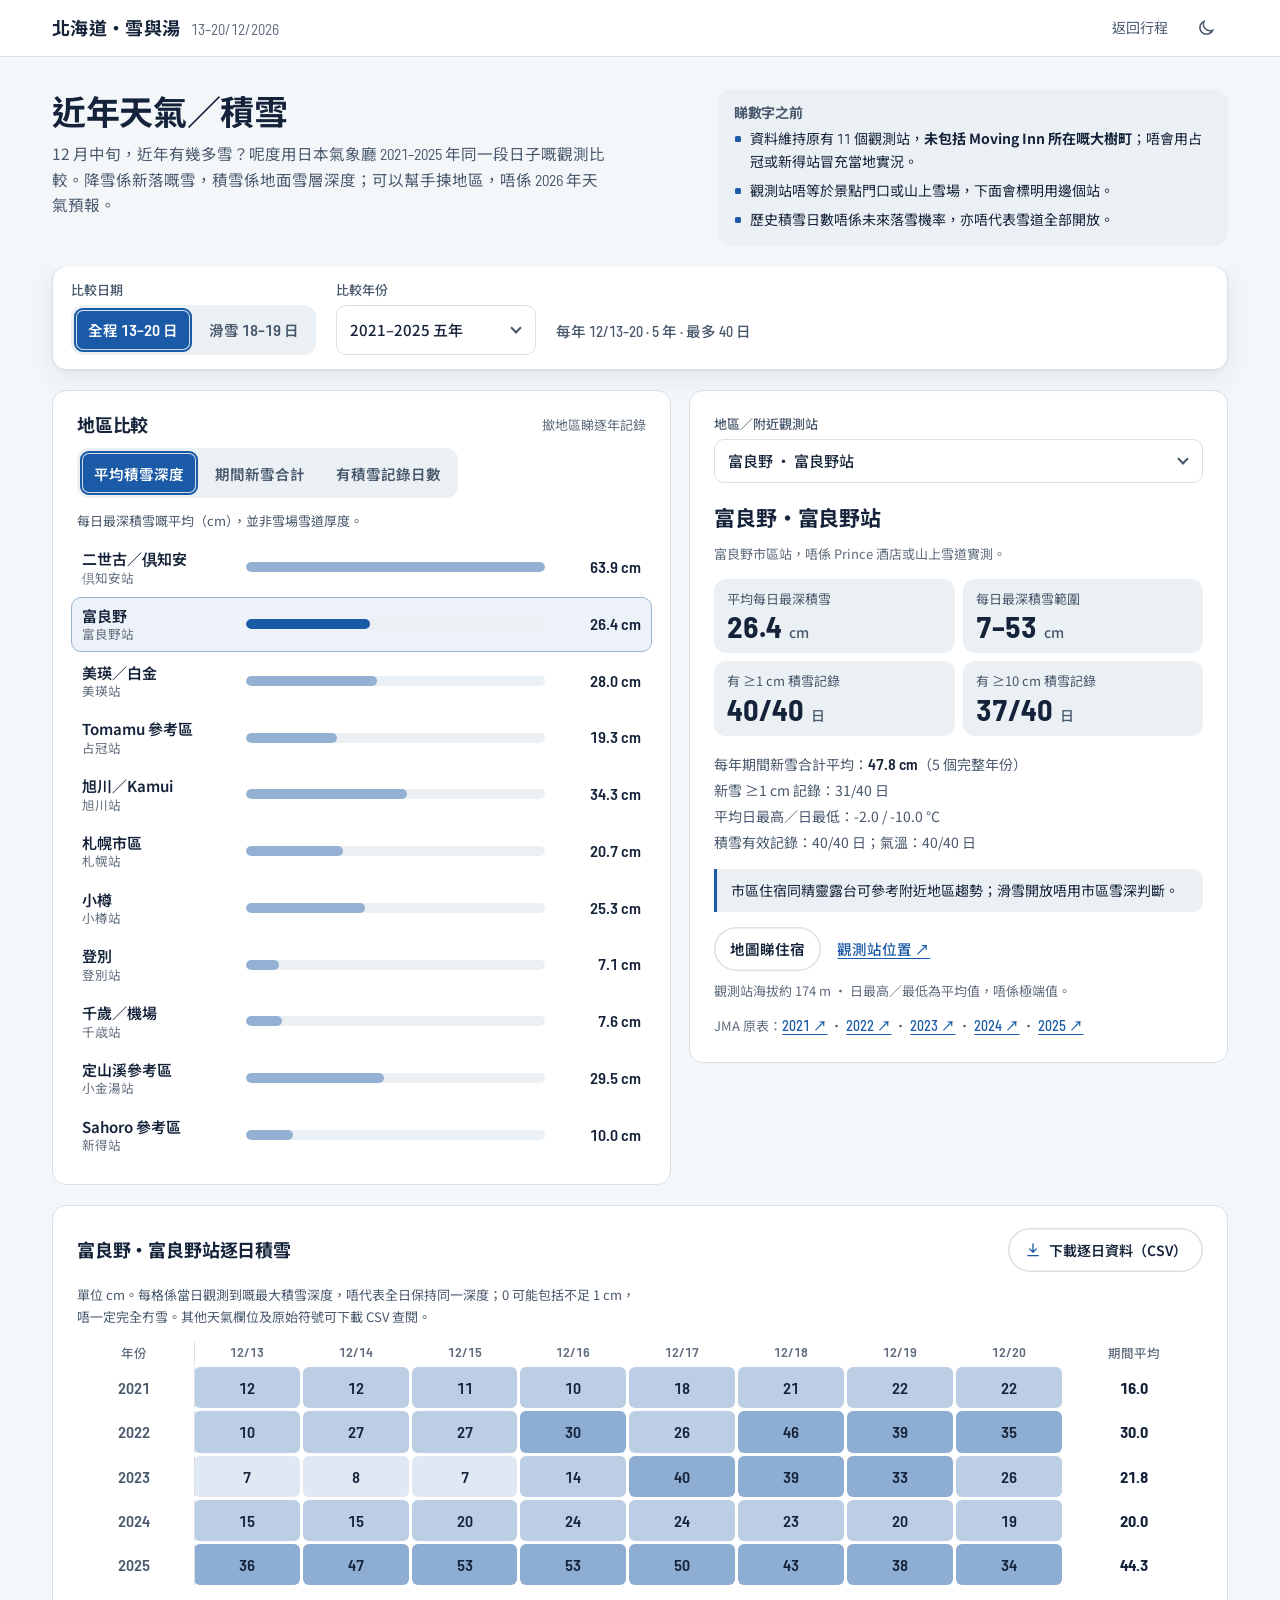
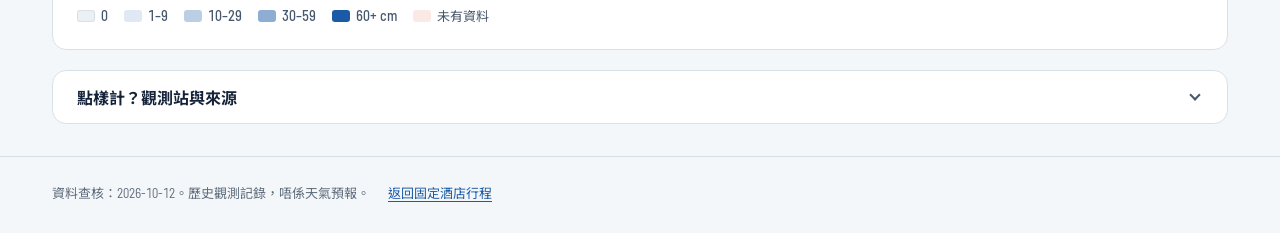
<file: climate.html>
<!doctype html>
<html lang="zh-Hant-HK">
<head>
<meta charset="utf-8">
<meta name="viewport" content="width=device-width,initial-scale=1,viewport-fit=cover">
<meta name="theme-color" content="#1b5aa6">
<title>近年天氣／積雪｜北海道・雪與湯</title>
<meta name="description" content="日本氣象廳 2021–2025 年 12 月 13–20 日 11 個北海道觀測站嘅積雪、降雪及氣溫記錄，用嚟比較地區，唔係天氣預報。">
<link rel="icon" href="data:,">
<script>
  try { var t = localStorage.getItem('d3jp26.theme'); if (t === 'light' || t === 'dark') document.documentElement.dataset.theme = t; } catch (e) {}
</script>
<link rel="preconnect" href="https://fonts.googleapis.com">
<link rel="preconnect" href="https://fonts.gstatic.com" crossorigin>
<link rel="stylesheet" href="https://fonts.googleapis.com/css2?family=Barlow+Semi+Condensed:wght@500;600;700&family=Noto+Sans+TC:wght@400;500;700&display=swap">
<link rel="stylesheet" href="./assets/theme.css?v=4">
<link rel="stylesheet" href="./assets/style.css?v=snow2">
<script defer src="./assets/weather-data.js?v=snow1"></script>
<script defer src="./assets/weather.js?v=snow1"></script>
<script defer src="./assets/climate-bridge.js?v=1"></script>
</head>
<body>
<a class="skip-link" href="#main">跳到內容</a>
<header class="topbar">
  <div class="topbar-inner">
    <a class="brand" href="./index.html#/today"><strong>北海道・雪與湯</strong><span>13–20/12/2026</span></a>
    <div class="topbar-tools">
      <a class="text-link" href="./index.html#/days">返回行程</a>
      <button class="icon-btn" id="theme-toggle" type="button" aria-label="切換深淺色">
        <svg viewBox="0 0 24 24" fill="none" stroke="currentColor" stroke-width="1.8" stroke-linecap="round" aria-hidden="true"><path d="M20 14.5A8 8 0 0 1 9.5 4a8 8 0 1 0 10.5 10.5Z"/></svg>
      </button>
    </div>
  </div>
</header>

<main id="main" class="page" tabindex="-1">
  <div class="intro">
    <div class="page-head">
      <h1 id="climate-title">近年天氣／積雪</h1>
      <p class="lede">12 月中旬，近年有幾多雪？呢度用日本氣象廳 <span class="num">2021–2025</span> 年同一段日子嘅觀測比較。降雪係新落嘅雪，積雪係地面雪層深度；可以幫手揀地區，唔係 <span class="num">2026</span> 年天氣預報。</p>
    </div>
    <aside class="notice" aria-labelledby="notice-title">
      <h2 id="notice-title">睇數字之前</h2>
      <ul>
        <li>資料維持原有 <span class="num">11</span> 個觀測站，<strong>未包括 Moving Inn 所在嘅大樹町</strong>；唔會用占冠或新得站冒充當地實況。</li>
        <li>觀測站唔等於景點門口或山上雪場，下面會標明用邊個站。</li>
        <li>歷史積雪日數唔係未來落雪機率，亦唔代表雪道全部開放。</li>
      </ul>
    </aside>
  </div>

  <section id="panel-snow" class="tabpanel" aria-labelledby="climate-title">
    <div class="weather-controls">
      <div class="control">
        <span class="control-label" id="period-label">比較日期</span>
        <div class="seg" role="group" aria-labelledby="period-label">
          <button type="button" data-snow-period="trip" aria-pressed="true">全程 <span class="num">13–20</span> 日</button>
          <button type="button" data-snow-period="ski" aria-pressed="false">滑雪 <span class="num">18–19</span> 日</button>
        </div>
      </div>
      <label class="control">
        <span class="control-label">比較年份</span>
        <span class="select">
          <select id="snow-year">
            <option value="all">2021–2025 五年</option>
            <option value="2025">2025</option>
            <option value="2024">2024</option>
            <option value="2023">2023</option>
            <option value="2022">2022</option>
            <option value="2021">2021</option>
          </select>
        </span>
      </label>
      <p class="sample" id="snow-sample"></p>
    </div>

    <div class="weather-layout">
      <section class="card compare" aria-labelledby="compare-title">
        <div class="card-head">
          <h2 id="compare-title">地區比較</h2>
          <p class="hint">撳地區睇逐年記錄</p>
        </div>
        <div class="seg seg-metric" role="group" aria-label="比較項目">
          <button type="button" data-snow-metric="depth" aria-pressed="true" aria-label="平均積雪深度">平均積雪<span class="opt">深度</span></button>
          <button type="button" data-snow-metric="snowfall" aria-pressed="false" aria-label="期間新雪合計"><span class="opt">期間</span>新雪合計</button>
          <button type="button" data-snow-metric="covered" aria-pressed="false" aria-label="有積雪記錄日數">有積雪<span class="opt">記錄</span>日數</button>
        </div>
        <p id="snow-chart-caption" class="caption"></p>
        <div id="snow-bars" class="snow-bars"></div>
      </section>

      <aside class="card weather-detail" aria-label="所選地區">
        <label for="snow-station" class="control-label">地區／附近觀測站</label>
        <span class="select"><select id="snow-station"></select></span>
        <div id="snow-detail" aria-live="polite"></div>
      </aside>
    </div>

    <section class="card daily" aria-labelledby="snow-daily-title">
      <div class="card-head">
        <h2 id="snow-daily-title">逐日積雪記錄</h2>
        <a class="btn-ghost" href="./assets/snow-history.csv" download="hokkaido-snow-2021-2025.csv">
          <svg viewBox="0 0 24 24" fill="none" stroke="currentColor" stroke-width="1.8" stroke-linecap="round" stroke-linejoin="round" aria-hidden="true"><path d="M12 4v11M7.5 10.5 12 15l4.5-4.5M5 19.5h14"/></svg>下載逐日資料（CSV）
        </a>
      </div>
      <p class="card-note">單位 cm。每格係當日觀測到嘅最大積雪深度，唔代表全日保持同一深度；0 可能包括不足 1 cm，唔一定完全冇雪。其他天氣欄位及原始符號可下載 CSV 查閱。</p>
      <div class="table-scroll" id="snow-daily" tabindex="0" role="region" aria-label="逐日積雪表，可左右捲動"></div>
      <div class="snow-key" aria-label="顏色代表嘅積雪深度（cm）">
        <span><i class="snow-swatch snow-0"></i><span class="num">0</span></span>
        <span><i class="snow-swatch snow-1"></i><span class="num">1–9</span></span>
        <span><i class="snow-swatch snow-2"></i><span class="num">10–29</span></span>
        <span><i class="snow-swatch snow-3"></i><span class="num">30–59</span></span>
        <span><i class="snow-swatch snow-4"></i><span class="num">60+ cm</span></span>
        <span><i class="snow-swatch snow-missing"></i>未有資料</span>
      </div>
    </section>

    <details class="card weather-method">
      <summary>點樣計？觀測站與來源</summary>
      <div class="method-body">
        <p>逐年取 12 月 13–20 日（八日），或 18–19 日（兩日）。五年合計最多 40／10 個觀測日。每日最深積雪 ≥1 cm 列作「有積雪記錄」；≥10 cm 另列日數供雪景參考，唔係滑雪開放門檻。</p>
        <p>平均積雪深度係每日最深積雪嘅平均；新雪合計先按每年選定期間加總，再取完整年份平均。氣溫顯示日最高／日最低嘅平均，唔係期間極端值。年份間會有落差，亦唔將歷史比例當成 2026 年預報。</p>
        <p>JMA「--」無現象按 0；空白、未觀測、缺測及附品質符號嘅值排除，唔補成零。有效日數同完整降雪年份會分開列出；小金湯冇氣溫值。CSV 保留原始欄位及每月來源連結。</p>
        <p>資料查核：2026-10-12。本站係自行整理嘅歷史摘要，日後氣象廳更正資料未必同步。主頁地圖上嘅酒店位置並非呢啲觀測站位置。</p>
        <div id="snow-method-sources"></div>
      </div>
    </details>
  </section>

  <dialog id="detail"></dialog>
</main>

<footer class="site-foot">
  <div class="site-foot-inner">
    <span>資料查核：<span class="num">2026-10-12</span>。歷史觀測記錄，唔係天氣預報。</span>
    <a href="./index.html#/today">返回固定酒店行程</a>
  </div>
</footer>

<script>
  (function () {
    var root = document.documentElement, btn = document.getElementById('theme-toggle');
    function current() {
      var t = root.dataset.theme;
      if (t === 'light' || t === 'dark') return t;
      return window.matchMedia && window.matchMedia('(prefers-color-scheme: dark)').matches ? 'dark' : 'light';
    }
    btn.addEventListener('click', function () {
      var next = current() === 'dark' ? 'light' : 'dark';
      root.dataset.theme = next;
      try { localStorage.setItem('d3jp26.theme', next); } catch (e) {}
    });
  })();
</script>
</body>
</html>
</file>
<file: assets/theme.css>
/* Design tokens: snow-white base, road-sign blue (青看板), hanko vermilion for "想去" stamps. */
:root {
  color-scheme: light;
  --snow: #f4f7f9;
  --paper: #ffffff;
  --frost: #ebf0f4;
  --ice: #d9e1e8;
  --ink: #15233a;
  --ink-2: #48586c;
  --ink-3: #5f6c7c;

  --sign: #1b5aa6;
  --sign-deep: #154a8a;
  --sign-ink: #ffffff;
  --on-fill: #ffffff;
  --link: #1b5aa6;
  --stamp: #c4352b;
  --stamp-soft: #fbe9e6;

  --cat-sight: #1b5aa6;
  --cat-event: #8d6100;
  --cat-activity: #276b53;
  --cat-onsen: #874a80;
  --cat-food: #ad4a1c;
  --cat-stop: #56636f;
  --cat-stay: #15233a;

  --ok: #276b53;
  --ok-soft: #e3f1ea;
  --warn: #8d6100;
  --warn-soft: #f8efd9;
  --off: #b9c3cd;

  --font-text: "Noto Sans TC", "PingFang HK", "Microsoft JhengHei", system-ui, sans-serif;
  --font-num: "Barlow Semi Condensed", "Noto Sans TC", "PingFang HK", system-ui, sans-serif;

  --r-sign: 6px;
  --r-card: 14px;
  --r-sheet: 22px;
  --shadow-lift: 0 1px 2px rgba(21, 35, 58, 0.06), 0 8px 24px rgba(21, 35, 58, 0.08);
  --shadow-sheet: 0 -8px 40px rgba(21, 35, 58, 0.18);

  --gutter: 16px;
  --topbar-h: 56px;
  --tabbar-h: 64px;
  --safe-b: env(safe-area-inset-bottom, 0px);
}

@media (prefers-color-scheme: dark) {
  :root:not([data-theme="light"]) {
    color-scheme: dark;
    --snow: #0c1420;
    --paper: #131e2e;
    --frost: #1a2738;
    --ice: #263649;
    --ink: #e7edf3;
    --ink-2: #aab6c4;
    --ink-3: #8794a5;
    --sign: #2463b3;
    --sign-deep: #1b4f90;
    --link: #79aef0;
    --on-fill: #0c1420;
    --stamp: #f0675a;
    --stamp-soft: #3a1f21;
    --cat-sight: #79aef0;
    --cat-event: #e2b44f;
    --cat-activity: #6cc4a0;
    --cat-onsen: #d59bd0;
    --cat-food: #f0915f;
    --cat-stop: #a9b5c1;
    --cat-stay: #e7edf3;
    --ok: #6cc4a0;
    --ok-soft: #173229;
    --warn: #e2b44f;
    --warn-soft: #33290f;
    --off: #3a4a5e;
    --shadow-lift: 0 1px 2px rgba(0, 0, 0, 0.3), 0 8px 24px rgba(0, 0, 0, 0.3);
    --shadow-sheet: 0 -8px 40px rgba(0, 0, 0, 0.5);
  }
}

:root[data-theme="dark"] {
  color-scheme: dark;
  --snow: #0c1420;
  --paper: #131e2e;
  --frost: #1a2738;
  --ice: #263649;
  --ink: #e7edf3;
  --ink-2: #aab6c4;
  --ink-3: #8794a5;
  --sign: #2463b3;
  --sign-deep: #1b4f90;
  --link: #79aef0;
  --on-fill: #0c1420;
  --stamp: #f0675a;
  --stamp-soft: #3a1f21;
  --cat-sight: #79aef0;
  --cat-event: #e2b44f;
  --cat-activity: #6cc4a0;
  --cat-onsen: #d59bd0;
  --cat-food: #f0915f;
  --cat-stop: #a9b5c1;
  --cat-stay: #e7edf3;
  --ok: #6cc4a0;
  --ok-soft: #173229;
  --warn: #e2b44f;
  --warn-soft: #33290f;
  --off: #3a4a5e;
  --shadow-lift: 0 1px 2px rgba(0, 0, 0, 0.3), 0 8px 24px rgba(0, 0, 0, 0.3);
  --shadow-sheet: 0 -8px 40px rgba(0, 0, 0, 0.5);
}
</file>
<file: assets/style.css>
/* Historical snow / weather page (climate.html only — the main page uses app.css).
   Colours come from theme.css tokens (light + dark). Breakpoints match app.css: <700 phone, 700–1099 tablet, ≥1100 desktop.
   weather.js renders into fixed IDs and emits: .snow-bar(.selected) .snow-bar-name .snow-bar-track .snow-bar-value,
   .eyebrow .snow-stat-grid .note .row .chip .snow-source-links, table.snow-daily-table td.snow-0…4/.snow-missing,
   .snow-method-list and (for other pages) .weather-adjunct. */

:root {
  /* Local aliases onto theme.css tokens — no new colours. */
  --accent: var(--sign);            /* fills: pressed controls, deepest snow */
  --accent-text: var(--cat-sight);  /* sign blue that stays readable as text/marks: #1b5aa6 light, #79aef0 dark */
  --line: var(--ice);
  --content-w: 1240px;
  --tap: 44px;
}
@media (min-width: 700px) { :root { --gutter: 24px; } }
@media (min-width: 1100px) { :root { --gutter: 32px; } }

/* ---------- Base ---------- */
*, *::before, *::after { box-sizing: border-box; }
html { -webkit-text-size-adjust: 100%; }
body {
  margin: 0;
  min-height: 100vh;
  display: flex; flex-direction: column;
  background: var(--snow);
  color: var(--ink);
  font: 400 15.5px/1.65 var(--font-text);
}
h1, h2, h3, p, ul, figure { margin: 0; }
h1, h2, h3 { font-weight: 700; line-height: 1.3; letter-spacing: -0.01em; }
button, input, select { font: inherit; color: inherit; }
button { cursor: pointer; background: none; border: 0; padding: 0; }
button, a, select, summary { touch-action: manipulation; }
button:disabled { cursor: default; opacity: 0.45; }
a { color: var(--accent-text); text-underline-offset: 3px; text-decoration-thickness: 1px; }
a:hover { text-decoration-thickness: 2px; }
:focus-visible { outline: 2.5px solid var(--accent-text); outline-offset: 2px; border-radius: 4px; }
.num { font-family: var(--font-num); font-variant-numeric: tabular-nums; }
.muted { color: var(--ink-2); }
.small { font-size: 13px; }
[hidden], .tabpanel[hidden] { display: none !important; }

.skip-link { position: absolute; left: 12px; top: -60px; z-index: 100; background: var(--ink); color: var(--paper); padding: 10px 16px; border-radius: 10px; text-decoration: none; }
.skip-link:focus { top: 10px; }

/* ---------- Top bar (same look as index.html) ---------- */
.topbar {
  position: sticky; top: 0; z-index: 40;
  background: color-mix(in srgb, var(--paper) 92%, transparent);
  -webkit-backdrop-filter: blur(10px); backdrop-filter: blur(10px);
  border-bottom: 1px solid var(--line);
}
.topbar-inner {
  height: var(--topbar-h);
  width: min(var(--content-w), 100%); margin: 0 auto; padding: 0 var(--gutter);
  display: flex; align-items: center; gap: 12px;
}
.brand { display: flex; flex-wrap: wrap; align-items: baseline; align-content: center; gap: 0 10px; min-width: 0; min-height: var(--tap); text-decoration: none; color: var(--ink); }
.brand strong { font-size: 18px; letter-spacing: 0.02em; white-space: nowrap; }
.brand span { font-family: var(--font-num); font-variant-numeric: tabular-nums; font-size: 15px; color: var(--ink-3); white-space: nowrap; }
.topbar-tools { margin-left: auto; display: flex; align-items: center; gap: 4px; }
.text-link {
  display: inline-flex; align-items: center; min-height: var(--tap); padding: 0 12px; border-radius: 999px;
  font-size: 14px; color: var(--ink-2); text-decoration: none; white-space: nowrap;
}
.text-link:hover { background: var(--frost); color: var(--ink); }
.icon-btn { width: var(--tap); height: var(--tap); border-radius: 50%; display: inline-grid; place-items: center; color: var(--ink-2); }
.icon-btn:hover { background: var(--frost); color: var(--ink); }
.icon-btn svg { width: 20px; height: 20px; }
@media (max-width: 419px) {
  /* Stack the date under the name so brand + tools fit at 375px. */
  .brand { flex-direction: column; flex-wrap: nowrap; align-items: flex-start; justify-content: center; gap: 0; line-height: 1.25; }
  .brand strong { font-size: 16.5px; }
  .brand span { font-size: 13.5px; }
}

/* ---------- Page shell ---------- */
.page {
  flex: 1 0 auto;
  width: min(var(--content-w), 100%); margin: 0 auto;
  padding: 20px var(--gutter) 32px;
  display: flex; flex-direction: column; gap: 16px;
}
.page:focus { outline: none; }
#panel-snow { display: flex; flex-direction: column; gap: 16px; }

.intro { display: grid; gap: 14px; }
.page-head { display: grid; gap: 8px; }
.page-head h1 { font-size: 26px; }
.lede { color: var(--ink-2); max-width: 62ch; }

.notice { background: var(--frost); border-radius: var(--r-card); padding: 14px 16px; }
.notice h2 { font-size: 14px; color: var(--ink-2); margin-bottom: 6px; }
.notice ul { padding: 0; list-style: none; display: grid; gap: 6px; font-size: 14px; }
.notice li { position: relative; padding-left: 16px; }
.notice li::before { content: ""; position: absolute; left: 1px; top: 0.62em; width: 6px; height: 6px; border-radius: 1.5px; background: var(--accent); }
.notice strong { font-weight: 700; color: var(--ink); }

/* ---------- Cards ---------- */
.card { background: var(--paper); border: 1px solid var(--line); border-radius: var(--r-card); padding: 16px; min-width: 0; }
.card-head { display: flex; align-items: center; justify-content: space-between; gap: 8px 14px; flex-wrap: wrap; margin-bottom: 12px; }
.card-head h2 { font-size: 18px; }
.hint { font-size: 13px; color: var(--ink-3); }
.caption { font-size: 13px; color: var(--ink-2); margin: 12px 0 8px; }
.card-note { font-size: 13px; color: var(--ink-2); margin-bottom: 12px; max-width: 80ch; }

.btn-ghost {
  display: inline-flex; align-items: center; gap: 7px; min-height: var(--tap); padding: 0 16px; border-radius: 999px;
  box-shadow: inset 0 0 0 1.5px var(--line); background: var(--paper);
  font-size: 14px; font-weight: 600; color: var(--ink); text-decoration: none; white-space: nowrap;
}
.btn-ghost:hover { background: var(--frost); }
.btn-ghost svg { width: 18px; height: 18px; color: var(--accent-text); flex: none; }

/* ---------- Controls ---------- */
.weather-controls {
  display: flex; flex-wrap: wrap; align-items: flex-end; gap: 12px 20px;
  background: var(--paper); border: 1px solid var(--line); border-radius: var(--r-card); padding: 12px 16px 14px;
}
.control { display: flex; flex-direction: column; gap: 5px; min-width: 0; }
.control-label { display: block; font-size: 13px; font-weight: 500; color: var(--ink-2); }
.sample { font-family: var(--font-num); font-variant-numeric: tabular-nums; font-size: 14.5px; font-weight: 500; color: var(--ink-2); padding-bottom: 11px; }

/* Segmented toggle; pressed state echoes the road-sign plate (blue with white keyline). */
.seg { display: inline-grid; grid-auto-flow: column; grid-auto-columns: minmax(0, 1fr); gap: 3px; padding: 3px; border-radius: 12px; background: var(--frost); }
.seg button {
  min-height: var(--tap); padding: 0 14px; border-radius: 9px;
  font-size: 14.5px; font-weight: 600; line-height: 1.2; color: var(--ink-2); white-space: nowrap;
}
.seg button .num { font-size: 16px; font-weight: 600; }
.seg button:hover:not([aria-pressed="true"]) { background: var(--paper); color: var(--ink); }
.seg button[aria-pressed="true"] {
  background: var(--accent); color: var(--sign-ink);
  box-shadow: inset 0 0 0 2px var(--accent), inset 0 0 0 3px rgba(255, 255, 255, 0.8);
}
.seg-metric { display: grid; grid-auto-flow: row; grid-template-columns: repeat(3, minmax(0, 1fr)); }
.seg-metric button { padding: 0 6px; }
@media (max-width: 519px) { .seg-metric .opt { display: none; } } /* short labels on phones; full label stays in aria-label + caption */

/* Custom select with a CSS chevron so it follows the theme. */
.select { position: relative; display: block; }
.select select {
  -webkit-appearance: none; appearance: none; width: 100%;
  min-height: var(--tap); padding: 0 40px 0 13px; border-radius: 10px;
  border: 1.5px solid var(--line); background: var(--paper); color: var(--ink);
  font-size: 15px; font-weight: 500; cursor: pointer;
}
.select select:hover { border-color: var(--ink-3); }
.select select:focus-visible { outline: 2.5px solid var(--accent-text); outline-offset: 1px; }
.select::after {
  content: ""; position: absolute; right: 16px; top: 50%; width: 8px; height: 8px; margin-top: -6px;
  border-right: 2px solid var(--ink-2); border-bottom: 2px solid var(--ink-2); transform: rotate(45deg); pointer-events: none;
}
.weather-controls .select select { min-height: 50px; } /* same height as the segmented control beside it */
.weather-controls .control:first-child { flex: 1 1 100%; }
.weather-controls .control:first-child .seg { display: grid; }
.weather-controls label.control { flex: 1 1 100%; }

/* ---------- Region comparison bars ---------- */
.weather-layout { display: grid; gap: 16px; align-items: start; }
.snow-bars { container: bars / inline-size; display: grid; gap: 2px; margin: 0 -6px; }
.snow-bar {
  width: 100%; min-height: var(--tap);
  display: grid; grid-template-columns: minmax(0, 1fr) auto; grid-template-areas: "name value" "track track";
  align-items: center; gap: 6px 12px;
  padding: 9px 10px; border: 1px solid transparent; border-radius: 10px; text-align: left;
}
.snow-bar:hover:not(.selected) { background: var(--frost); }
.snow-bar.selected {
  background: color-mix(in srgb, var(--accent-text) 8%, var(--paper));
  border-color: color-mix(in srgb, var(--accent-text) 45%, var(--paper));
}
.snow-bar-name { grid-area: name; min-width: 0; font-size: 15px; font-weight: 600; line-height: 1.3; }
.snow-bar-name small { display: block; font-size: 12.5px; font-weight: 400; color: var(--ink-3); margin-top: 1px; }
.snow-bar-track { grid-area: track; display: block; height: 10px; border-radius: 5px; overflow: hidden; background: var(--frost); }
.snow-bar:hover:not(.selected) .snow-bar-track { background: var(--paper); }
.snow-bar-track i { display: block; height: 100%; border-radius: 5px; background: color-mix(in srgb, var(--accent-text) 42%, var(--frost)); transition: width 0.25s ease; }
.snow-bar.selected .snow-bar-track i { background: var(--accent-text); }
.snow-bar-value { grid-area: value; font-family: var(--font-num); font-variant-numeric: tabular-nums; font-size: 16px; font-weight: 600; text-align: right; white-space: nowrap; }
@container bars (min-width: 500px) {
  .snow-bar { grid-template-columns: 150px minmax(0, 1fr) 82px; grid-template-areas: "name track value"; gap: 14px; padding: 8px 10px; }
}

/* ---------- Selected station detail (rendered by weather.js) ---------- */
.weather-detail > .control-label { margin-bottom: 5px; }
#snow-detail { padding-top: 16px; }
#snow-detail .eyebrow { display: none; } /* weather.js emits an English all-caps label; year scope is already shown in the controls. */
#snow-detail h3 { font-size: 21px; }
#snow-detail > p.small { font-size: 14px; line-height: 1.85; color: var(--ink-2); }
#snow-detail > p.small b { color: var(--ink); font-family: var(--font-num); font-variant-numeric: tabular-nums; font-size: 15.5px; font-weight: 600; }
#snow-detail > p.small.muted { font-size: 13px; line-height: 1.6; color: var(--ink-3); }
.snow-stat-grid { display: grid; grid-template-columns: repeat(2, minmax(0, 1fr)); gap: 8px; margin: 14px 0; }
.snow-stat-grid > div { display: flex; flex-direction: column; justify-content: space-between; background: var(--frost); border-radius: 12px; padding: 11px 13px 10px; }
.snow-stat-grid span { display: block; font-size: 13px; line-height: 1.35; color: var(--ink-2); text-wrap: balance; }
.snow-stat-grid strong { display: block; margin-top: 3px; font-family: var(--font-num); font-variant-numeric: tabular-nums; font-size: 30px; font-weight: 700; line-height: 1.1; }
.snow-stat-grid small { font-family: var(--font-text); font-size: 14px; font-weight: 500; color: var(--ink-2); margin-left: 1px; }
.note { font-size: 14px; color: var(--ink); background: var(--frost); border-left: 3px solid var(--accent); border-radius: 0 10px 10px 0; padding: 10px 14px; }
.row { display: flex; flex-wrap: wrap; align-items: center; gap: 4px 16px; }
.row > a { display: inline-flex; align-items: center; min-height: var(--tap); font-size: 14.5px; font-weight: 500; }
.chip {
  display: inline-flex; align-items: center; justify-content: center; gap: 6px;
  min-height: var(--tap); padding: 0 16px; border-radius: 999px;
  background: var(--paper); box-shadow: inset 0 0 0 1.5px var(--line);
  font-size: 14.5px; font-weight: 600; color: var(--ink); white-space: nowrap;
}
.chip:hover { background: var(--frost); }
.snow-source-links { margin-top: 10px; font-size: 13px; line-height: 2; color: var(--ink-3); }
.snow-source-links a { font-family: var(--font-num); font-variant-numeric: tabular-nums; font-size: 14px; font-weight: 500; white-space: nowrap; }
.row > a, .snow-method-list a, #snow-method-sources a { white-space: nowrap; }

/* ---------- Daily depth table ---------- */
.table-scroll { overflow-x: auto; overscroll-behavior-x: contain; margin: 0 -3px; padding-bottom: 4px; border-radius: 8px; }
.table-scroll:focus-visible { outline-offset: 0; }
.snow-daily-table { width: 100%; border-collapse: separate; border-spacing: 3px; font-family: var(--font-num); font-variant-numeric: tabular-nums; }
.snow-daily-table th, .snow-daily-table td { text-align: center; padding: 9px 6px; min-width: 52px; font-size: 16px; font-weight: 600; line-height: 1.2; }
.snow-daily-table thead th { padding: 2px 6px 4px; font-size: 13.5px; font-weight: 600; color: var(--ink-3); white-space: nowrap; }
.snow-daily-table thead th:first-child, .snow-daily-table thead th:last-child { font-family: var(--font-text); font-size: 12.5px; font-weight: 500; }
.snow-daily-table tbody th { color: var(--ink-2); }
.snow-daily-table th:first-child { position: sticky; left: 0; z-index: 1; background: var(--paper); min-width: 56px; box-shadow: 3px 0 0 var(--paper), 4px 0 0 var(--line); }
.snow-daily-table td { border-radius: 6px; }
.snow-daily-table td:not([class]) { color: var(--ink); font-weight: 700; min-width: 68px; }
.snow-daily-table thead th:last-child { min-width: 68px; }

/* Sequential depth scale: one hue (sign blue), deeper = further from the page background in both themes.
   Uses --accent-text so the dark theme ramps up to the lighter sign blue; text stays ≥4.5:1 on every step. */
.snow-0 { background: var(--frost); color: var(--ink-2); }
.snow-1 { background: color-mix(in srgb, var(--accent-text) 14%, var(--paper)); color: var(--ink); }
.snow-2 { background: color-mix(in srgb, var(--accent-text) 30%, var(--paper)); color: var(--ink); }
.snow-3 { background: color-mix(in srgb, var(--accent-text) 50%, var(--paper)); color: var(--ink); }
.snow-4 { background: var(--accent-text); color: var(--paper); }
.snow-missing { background: var(--stamp-soft); color: var(--stamp); } /* missing / excluded value — the only vermilion on the page */
.snow-key { display: flex; flex-wrap: wrap; gap: 6px 16px; margin-top: 12px; font-size: 13px; color: var(--ink-2); }
.snow-key > span { display: inline-flex; align-items: center; gap: 6px; }
.snow-key .num { font-size: 14px; font-weight: 500; }
.snow-swatch { display: inline-block; width: 18px; height: 12px; border-radius: 3px; }
.snow-swatch.snow-0 { box-shadow: inset 0 0 0 1px var(--line); }

/* ---------- Method & sources ---------- */
.weather-method { padding: 0 16px; }
.weather-method > summary {
  display: flex; align-items: center; gap: 10px; min-height: 52px; list-style: none; cursor: pointer;
  font-size: 16px; font-weight: 700;
}
.weather-method > summary::-webkit-details-marker { display: none; }
.weather-method > summary::after {
  content: ""; width: 8px; height: 8px; margin-left: auto; margin-right: 4px;
  border-right: 2px solid var(--ink-2); border-bottom: 2px solid var(--ink-2); transform: translateY(-2px) rotate(45deg); transition: transform 0.2s ease;
}
.weather-method[open] > summary::after { transform: translateY(2px) rotate(-135deg); }
.weather-method[open] > summary { border-bottom: 1px solid var(--line); }
.method-body { padding: 14px 0 18px; display: grid; gap: 10px; }
.method-body > p { font-size: 14px; color: var(--ink-2); max-width: 78ch; }
#snow-method-sources { margin-top: 6px; padding-top: 14px; border-top: 1px solid var(--line); }
#snow-method-sources > p.small { font-size: 14px; font-weight: 500; }
.snow-method-list { margin: 10px 0 0; padding: 0; list-style: none; display: grid; gap: 12px; font-size: 13.5px; color: var(--ink-2); }
.snow-method-list li { break-inside: avoid; line-height: 1.7; }
.snow-method-list strong { color: var(--ink); }
.snow-method-list a { font-family: var(--font-num); font-variant-numeric: tabular-nums; font-size: 14px; font-weight: 500; }

/* Snippet emitted by weather.js for other pages; kept harmless here. */
.weather-adjunct { background: var(--frost); padding: 14px; border-radius: 12px; margin: 16px 0; font-size: 14px; }
.weather-adjunct p { margin: 6px 0 10px; }

/* Empty compatibility dialog required by weather.js (never opened on this page). */
dialog#detail { border: 1px solid var(--line); border-radius: var(--r-card); background: var(--paper); color: var(--ink); width: min(620px, calc(100% - 32px)); max-height: 85vh; padding: 22px; box-shadow: var(--shadow-sheet); }
dialog#detail::backdrop { background: rgba(10, 18, 30, 0.45); }

/* ---------- Footer ---------- */
.site-foot { border-top: 1px solid var(--line); }
.site-foot-inner {
  width: min(var(--content-w), 100%); margin: 0 auto; padding: 14px var(--gutter) calc(18px + env(safe-area-inset-bottom, 0px));
  display: flex; flex-wrap: wrap; align-items: center; gap: 4px 18px; font-size: 13px; color: var(--ink-3);
}
.site-foot-inner a { display: inline-flex; align-items: center; min-height: var(--tap); }

/* ---------- Tablet ---------- */
@media (min-width: 700px) {
  .page { padding-top: 28px; gap: 18px; }
  .page-head h1 { font-size: 30px; }
  .card { padding: 20px; }
  .weather-method { padding: 0 20px; }
  .weather-controls { padding: 12px 18px 14px; }
  .weather-controls .control:first-child, .weather-controls label.control { flex: 0 0 auto; }
  .weather-controls .control:first-child .seg { display: inline-grid; }
  .weather-controls label.control { min-width: 200px; }
  .seg-metric { display: inline-grid; grid-auto-flow: column; grid-template-columns: none; grid-auto-columns: auto; }
  .seg-metric button { padding: 0 14px; }
  .snow-method-list { grid-template-columns: repeat(2, minmax(0, 1fr)); column-gap: 28px; }
}

@media (min-width: 960px) {
  .weather-layout { grid-template-columns: minmax(0, 1.15fr) minmax(0, 1fr); gap: 18px; }
  .intro { grid-template-columns: minmax(0, 1.25fr) minmax(0, 1fr); gap: 28px; align-items: start; }
}

/* ---------- Desktop ---------- */
@media (min-width: 1100px) {
  .page { padding-top: 32px; gap: 20px; }
  #panel-snow { gap: 20px; }
  .page-head h1 { font-size: 34px; }
  .card { padding: 22px 24px; }
  .weather-method { padding: 0 24px; }
  .snow-daily-table th, .snow-daily-table td { padding: 11px 8px; }
}
/* Keep the period/year switches in reach while reading the table on large screens. */
@media (min-width: 900px) and (min-height: 700px) {
  .weather-controls { position: sticky; top: calc(var(--topbar-h) + 10px); z-index: 20; box-shadow: var(--shadow-lift); }
  /* Mask the 10px gap under the top bar so scrolled content doesn't peek through. */
  .weather-controls::before { content: ""; position: absolute; left: -1px; right: -1px; bottom: 100%; height: 11px; background: var(--snow); }
}

@media (prefers-reduced-motion: reduce) {
  *, *::before, *::after { animation-duration: 0.01ms !important; transition-duration: 0.01ms !important; scroll-behavior: auto !important; }
}

@media print {
  .topbar, .skip-link, .weather-controls, .btn-ghost, .row, .site-foot { display: none !important; }
  body { background: #fff; }
  .page { padding: 0; }
  .card { break-inside: avoid; border-color: #ccc; }
  .weather-layout { grid-template-columns: 1fr 1fr; }
}
</file>
